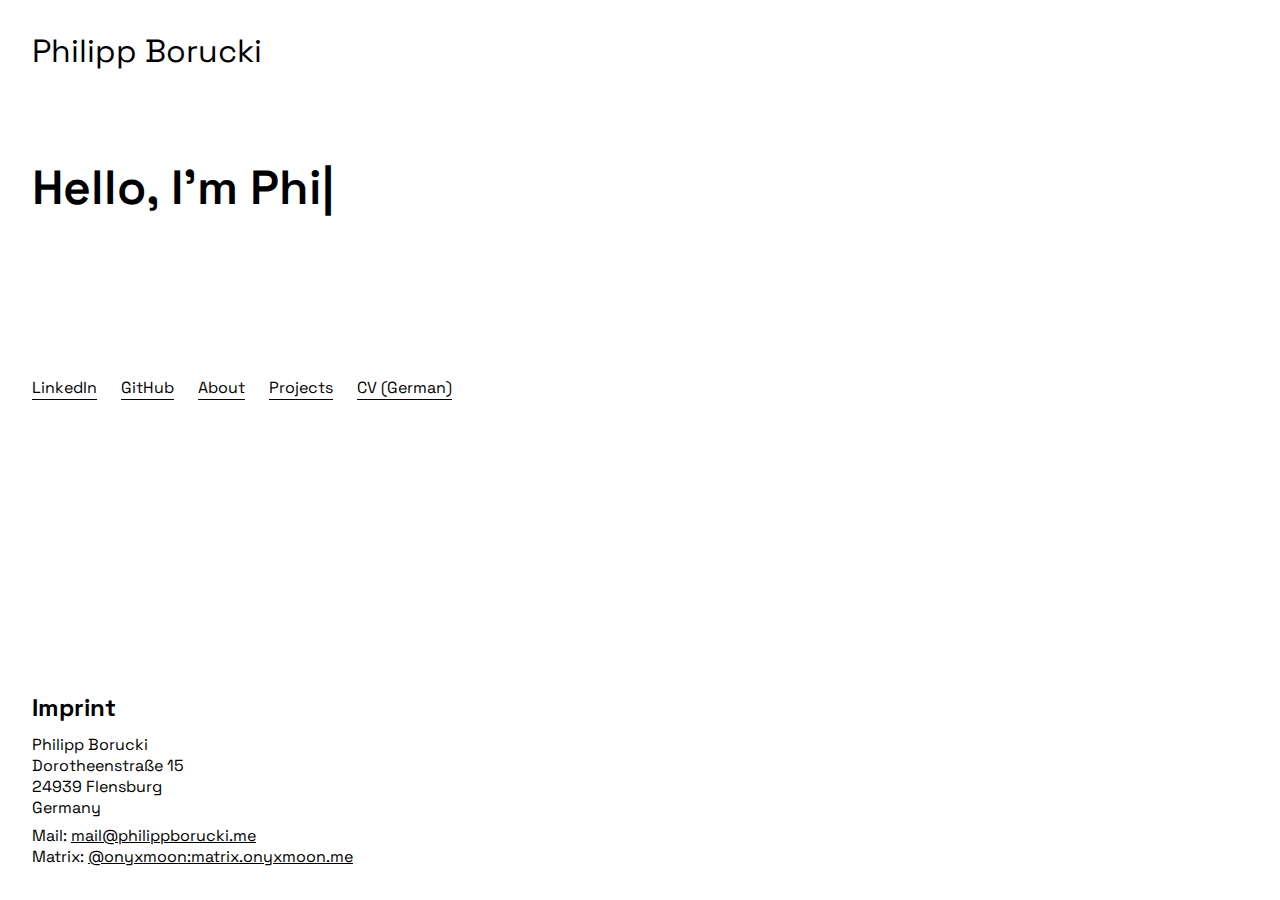
<file: index.html>
<html lang="en">
<head>
    <meta charset="UTF-8">
    <meta name="viewport" content="width=device-width, initial-scale=1.0">
    <title>Philipp Borucki</title>
    <link rel="stylesheet" href="css/styles.css?v=20251223" type="text/css">
    <link rel="me" href="https://chaos.social/@onyxmoon">
    <meta name="description"
          content="Philipp Borucki – DevOps Engineer and IT Infrastructure Specialist from Flensburg, Germany. Specializing in cloud infrastructure, virtualization, and automation."/>
</head>
<body>
<main>
    <h1>Philipp Borucki</h1>
    <p class="intro typewriter typewriter--keep-cursor">Hello, I'm Philipp, IT consultant for infrastructure, cloud
        engineering and software development from Flensburg, Germany.</p>
    <nav class="links">
        <a href="https://www.linkedin.com/in/philippborucki/" target="_blank" rel="noopener">LinkedIn</a>
        <a href="https://github.com/Onyxmoon" target="_blank" rel="noopener">GitHub</a>
        <a href="about.html">About</a>
        <a href="projects.html">Projects</a>
        <a href="/files/cv.pdf" target="_blank">CV (German)</a>
    </nav>
</main>
<footer class="imprint">
    <h2>Imprint</h2>
    <address>
        <p>
            Philipp Borucki<br>
            Dorotheenstraße 15<br>
            24939 Flensburg<br>
            Germany
        </p>
        <p>
            <span id="contact-mail"></span><br>
            Matrix:
            <a href="https://matrix.to/#/@onyxmoon:matrix.onyxmoon.me" target="_blank" rel="noopener">
                @onyxmoon:matrix.onyxmoon.me
            </a>
        </p>
    </address>
</footer>
<script src="js/enabled.js"></script>
<script src="js/simple-typewriter.js"></script>
<script defer src="js/contact-mail.js"></script>
</body>
</html>
</file>
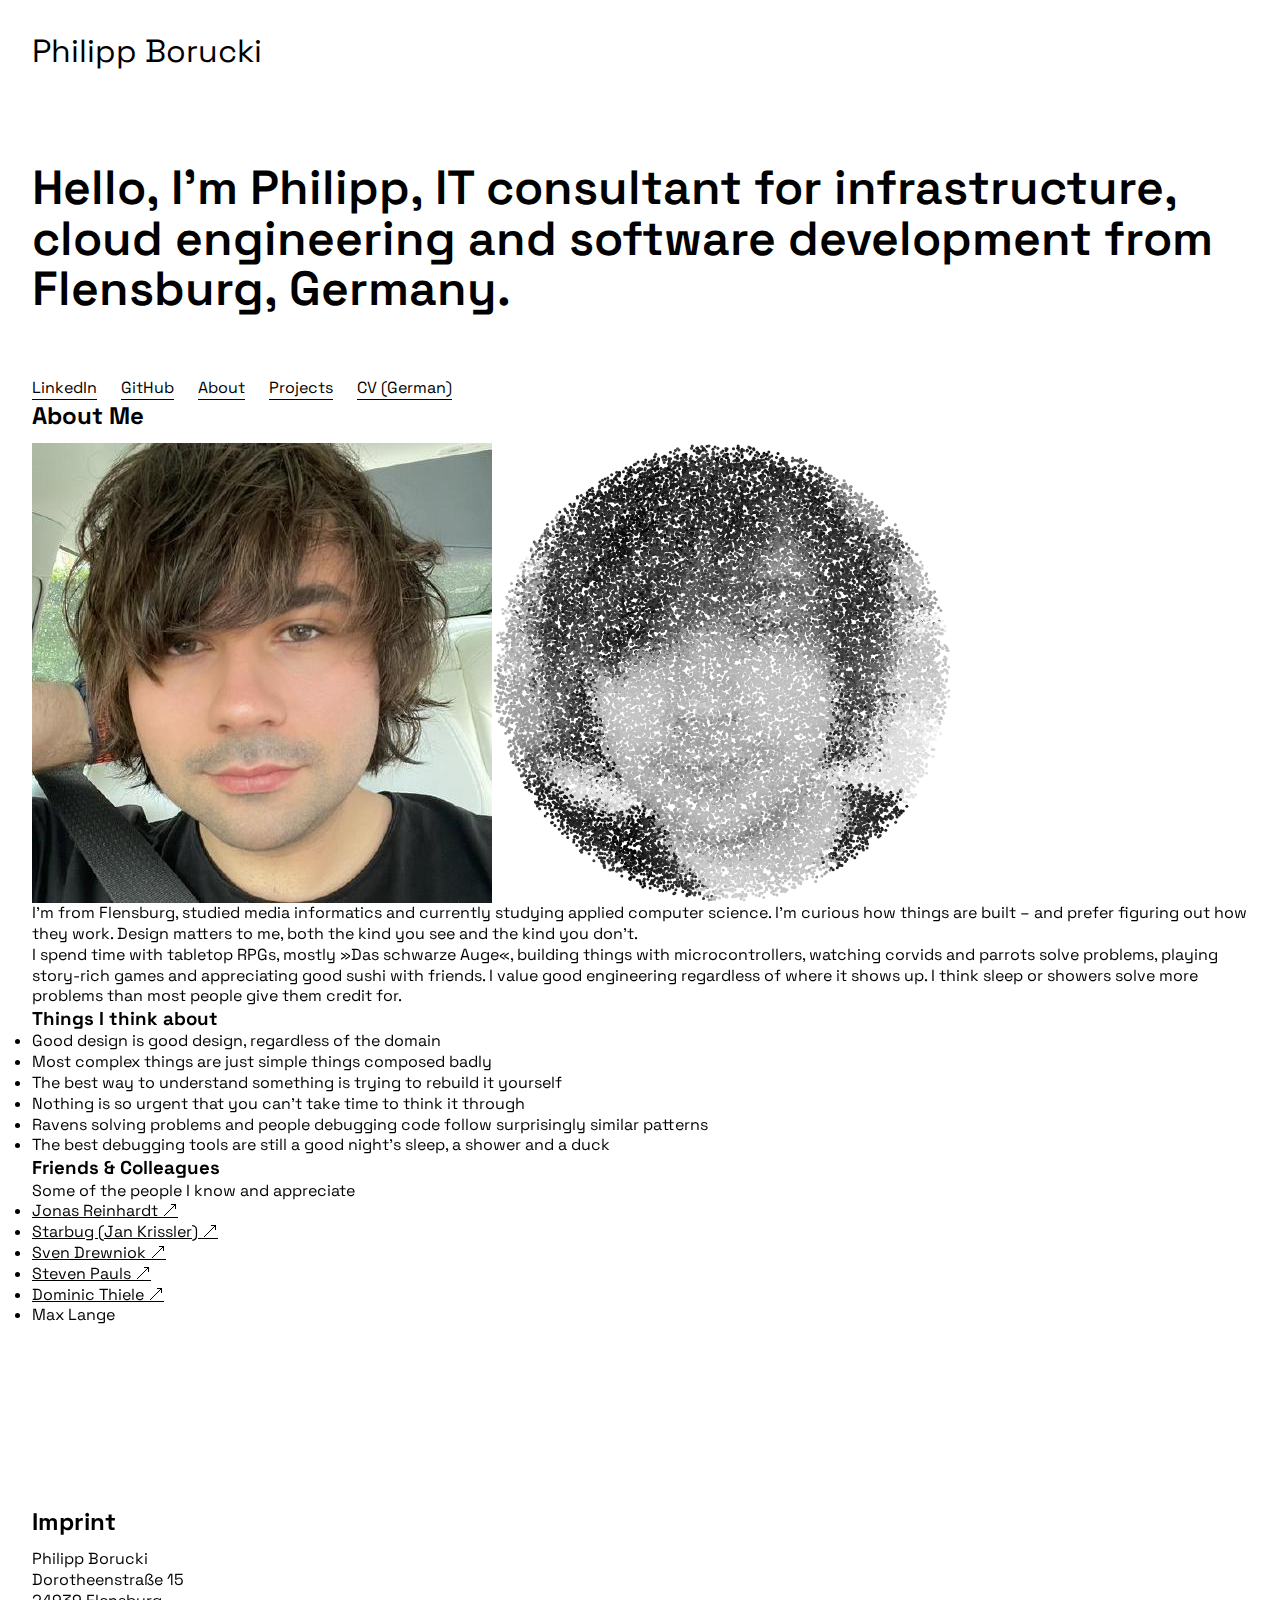
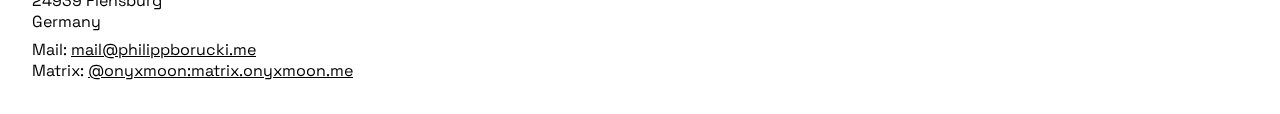
<file: about.html>
<html lang="en">
<head>
    <meta charset="UTF-8">
    <meta name="viewport" content="width=device-width, initial-scale=1.0">
    <title>About – Philipp Borucki</title>
    <link rel="stylesheet" href="css/styles.css" type="text/css">
    <link rel="me" href="https://chaos.social/@onyxmoon">
    <meta name="description"
          content="About Philipp Borucki – IT consultant from Flensburg, Germany."/>
</head>
<body>
<main>
    <h1><a href="/" class="home-link">Philipp Borucki</a></h1>

    <p class="intro">Hello, I'm Philipp, IT consultant for infrastructure, cloud
        engineering and software development from Flensburg, Germany.</p>

    <nav class="links">
        <a href="https://www.linkedin.com/in/philippborucki/" target="_blank" rel="noopener">LinkedIn</a>
        <a href="https://github.com/Onyxmoon" target="_blank" rel="noopener">GitHub</a>
        <a href="#">About</a>
        <a href="projects.html">Projects</a>
        <a href="/files/cv.pdf" target="_blank">CV (German)</a>
    </nav>

    <section class="about">
        <h2>About Me</h2>

        <div class="about-content">
            <div class="about-image">
                <img src="images/me.jfif" alt="Philipp Borucki" class="particle-image" />
            </div>

            <div class="about-text">
                <p>I'm from Flensburg, studied media informatics and currently studying applied computer science. I'm curious how things are built – and prefer figuring out how they work. Design matters to me, both the kind you see and the kind you don't.</p>

                <p>I spend time with tabletop RPGs, mostly »Das schwarze Auge«, building things with microcontrollers, watching corvids and parrots solve problems, playing story-rich games and appreciating good sushi with friends. I value good engineering regardless of where it shows up. I think sleep or showers solve more problems than most people give them credit for.</p>
            </div>
        </div>

        <div class="fun-facts">
            <h3>Things I think about</h3>
            <ul>
                <li>Good design is good design, regardless of the domain</li>
                <li>Most complex things are just simple things composed badly</li>
                <li>The best way to understand something is trying to rebuild it yourself</li>
                <li>Nothing is so urgent that you can't take time to think it through</li>
                <li>Ravens solving problems and people debugging code follow surprisingly similar patterns</li>
                <li>The best debugging tools are still a good night's sleep, a shower and a duck</li>
            </ul>
        </div>

        <div class="friends-links">
            <h3>Friends & Colleagues</h3>
            <p>Some of the people I know and appreciate</p>
            <ul>
                <li><a href="https://reinhardt.ai" target="_blank" rel="noopener">Jonas Reinhardt &#x1F855;</a></li>
                <li><a href="https://www.linkedin.com/in/jan-krissler-ba2aaa180/" target="_blank" rel="noopener">Starbug (Jan Krissler) &#x1F855;</a></li>
                <li><a href="https://whitebock.me/" target="_blank" rel="noopener">Sven Drewniok &#x1F855;</a></li>
                <li><a href="https://stevenpauls.de/" target="_blank" rel="noopener">Steven Pauls &#x1F855;</a></li>
                <li><a href="https://www.xing.com/profile/Dominic_Thiele4" target="_blank" rel="noopener">Dominic Thiele &#x1F855;</a></li>
                <li><a>Max Lange</a></li>
            </ul>
        </div>
    </section>
</main>

<footer class="imprint">
    <h2>Imprint</h2>
    <address>
        <p>
            Philipp Borucki<br>
            Dorotheenstraße 15<br>
            24939 Flensburg<br>
            Germany
        </p>
        <p>
            Mail:
            <SCRIPT LANGUAGE="JavaScript">user = 'mail';
            site = 'philippborucki.me';
            document.write('<a href=\"mailto:' + user + '@' + site + '\">');
            document.write(user + '@' + site + '</a>');</SCRIPT>
            <br>
            Matrix: <a href="https://matrix.to/#/@onyxmoon:matrix.onyxmoon.me" target="_blank" rel="noopener">@onyxmoon:matrix.onyxmoon.me</a>
        </p>
    </address>
</footer>
<script src="js/enabled.js"></script>
<script src="js/particle-image.js"></script>
</body>
</html>
</file>
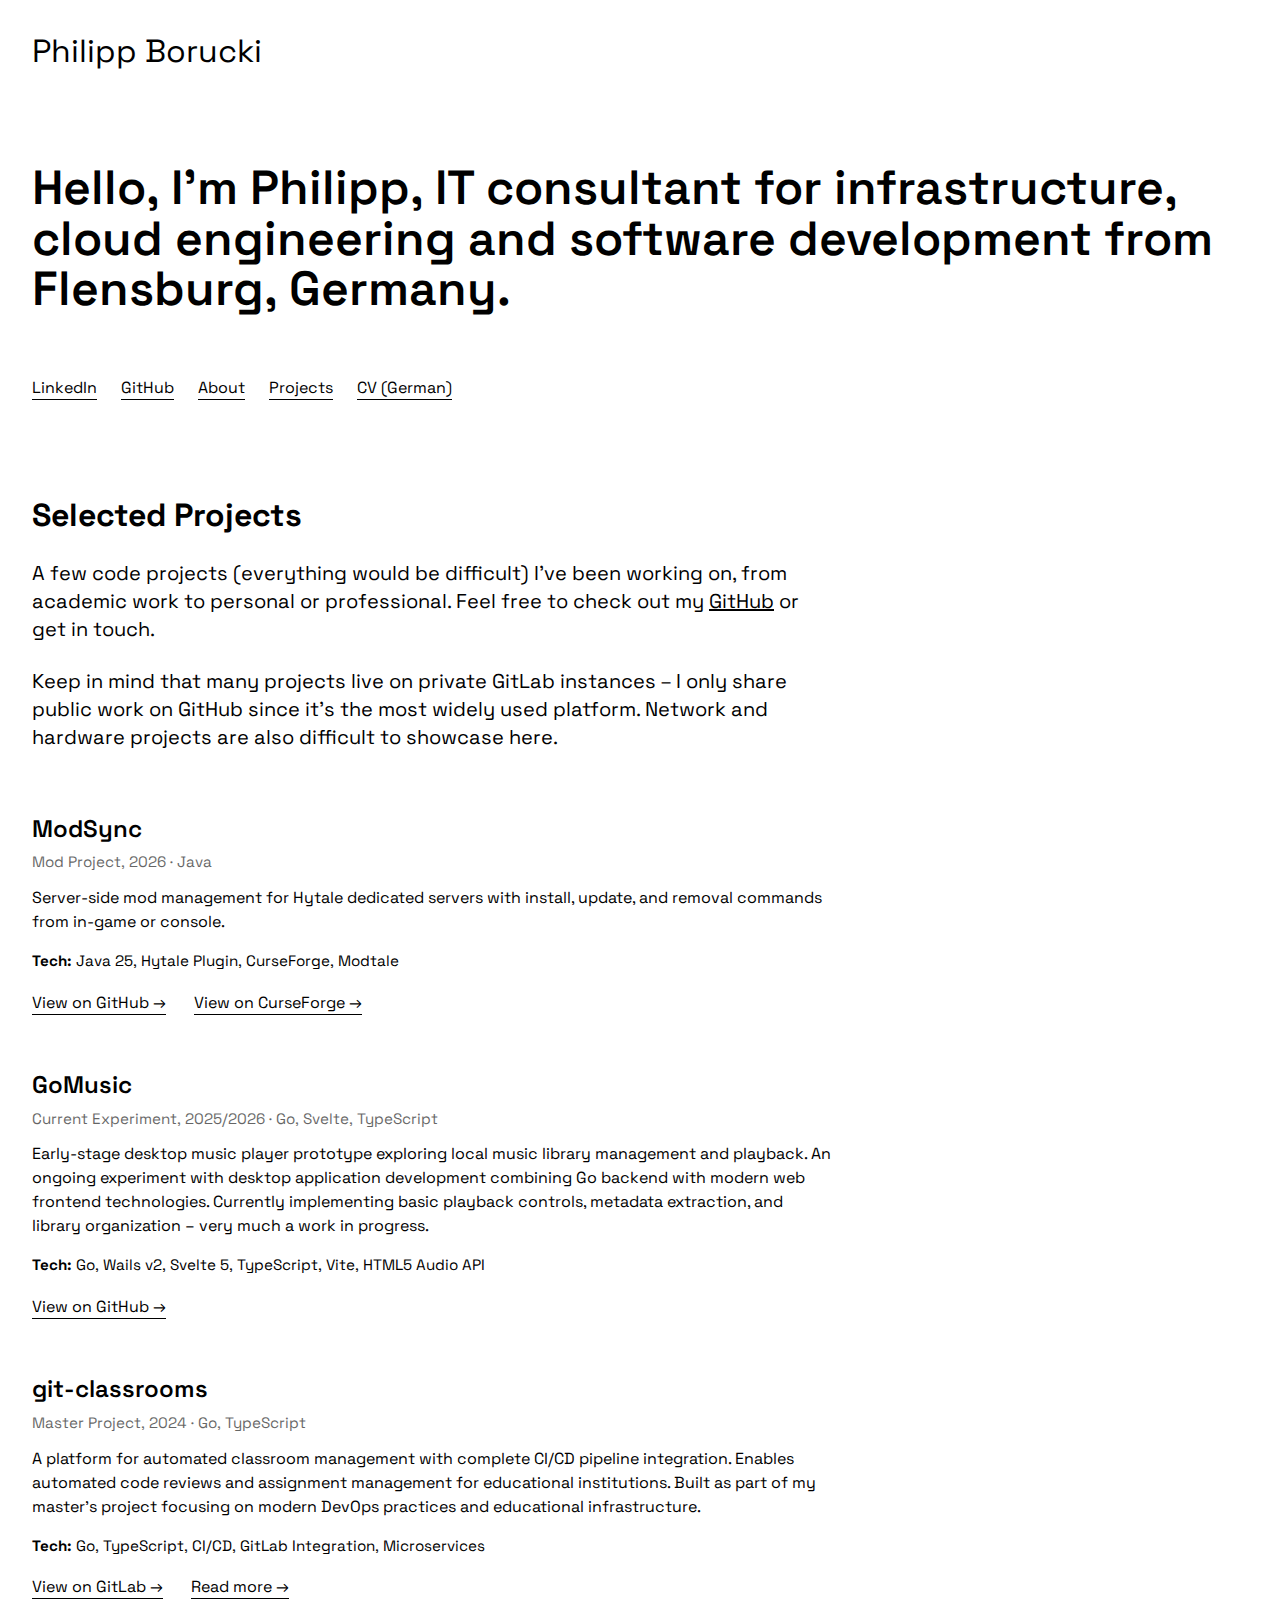
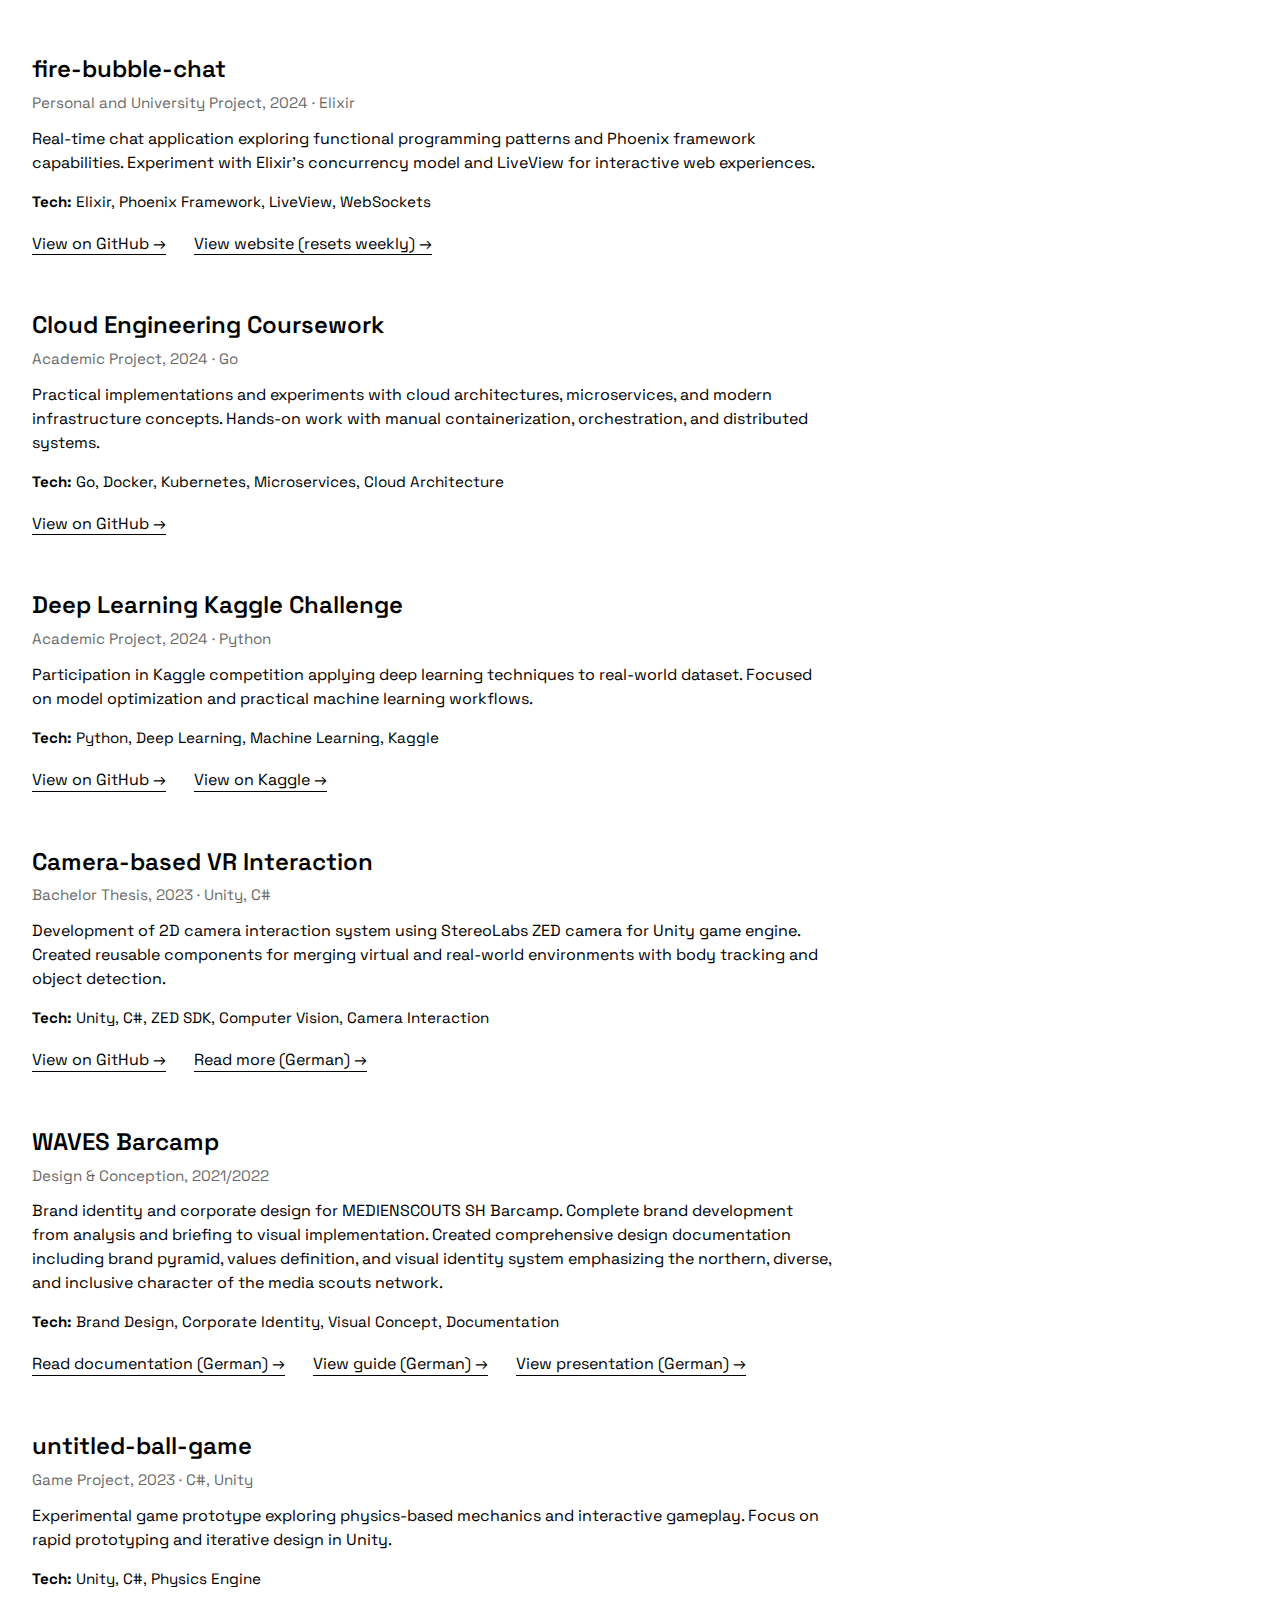
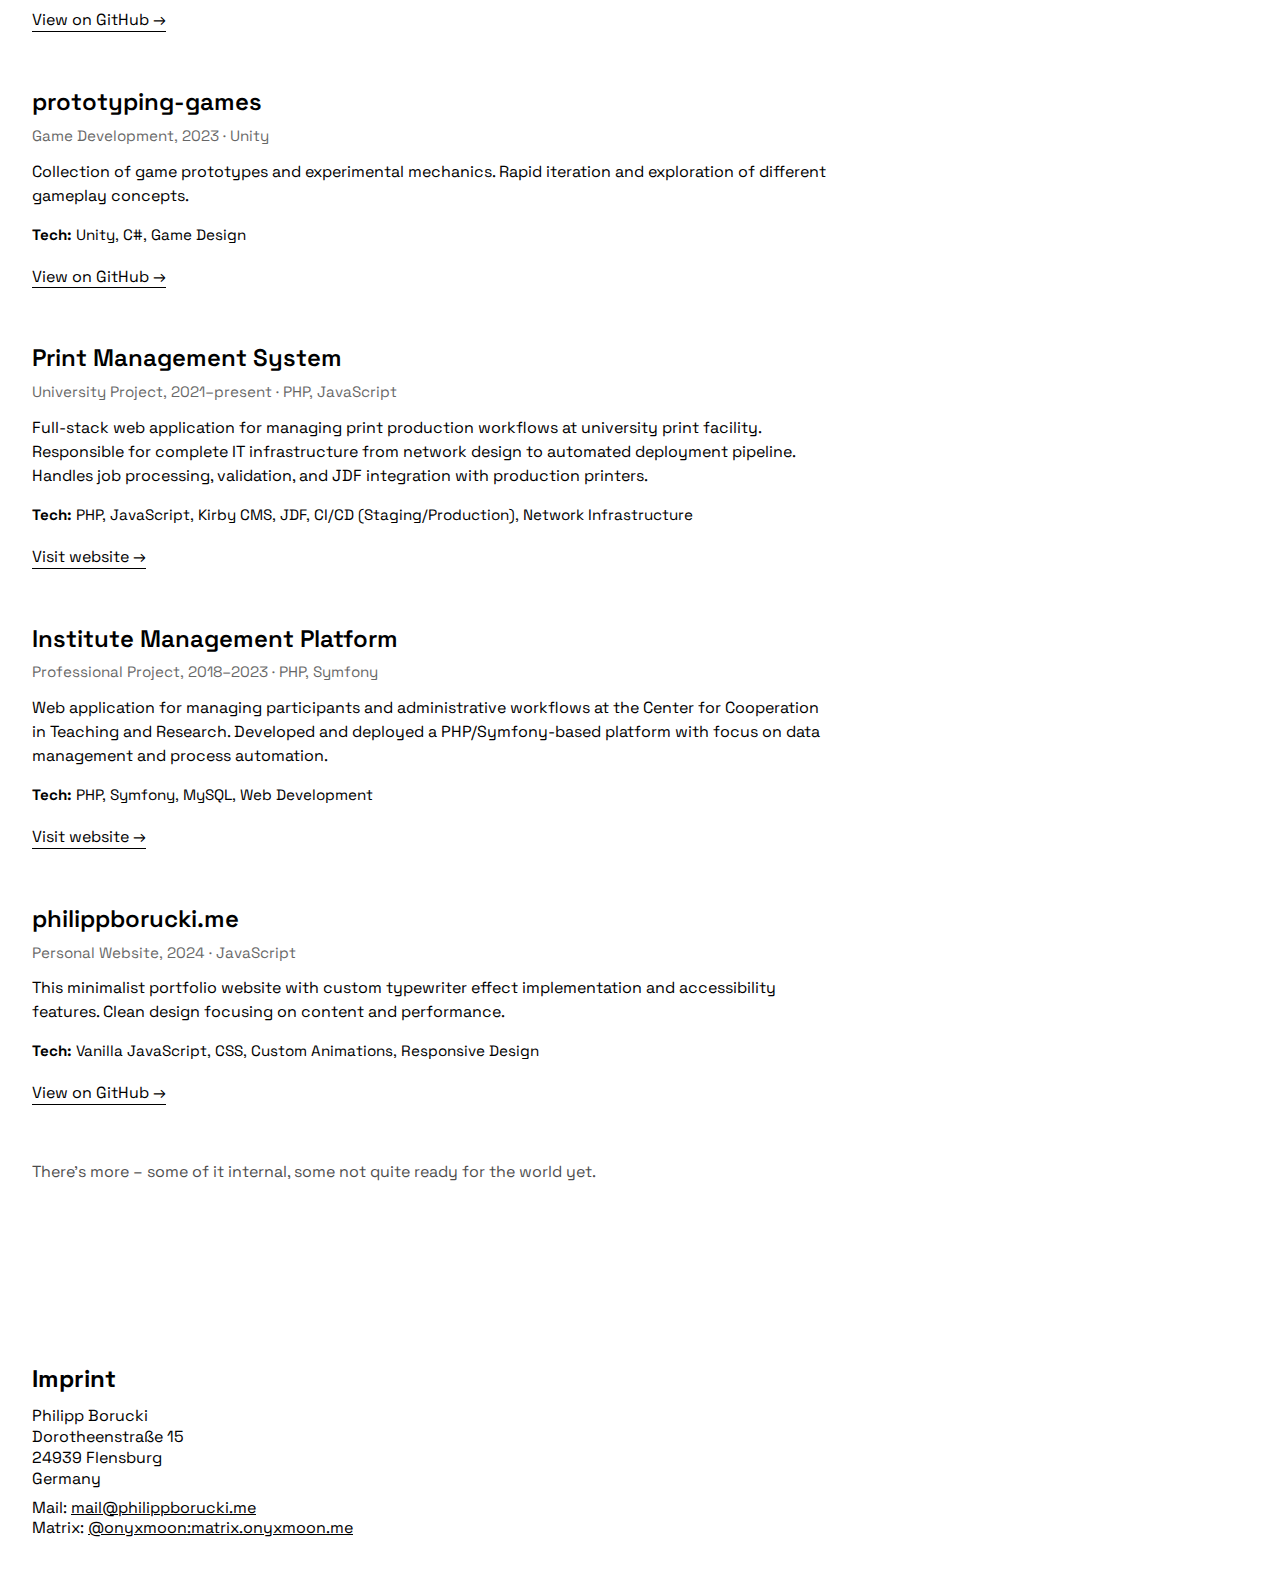
<file: projects.html>
<html lang="en">
<head>
    <meta charset="UTF-8">
    <meta name="viewport" content="width=device-width, initial-scale=1.0">
    <title>Selected Projects – Philipp Borucki</title>
    <link rel="stylesheet" href="css/styles.css?v=20251223" type="text/css">
    <link rel="me" href="https://chaos.social/@onyxmoon">
    <meta name="description"
          content="Selected projects by Philipp Borucki – DevOps, cloud engineering, and software development work."/>
</head>
<body>
<main>
    <h1><a href="/" class="home-link">Philipp Borucki</a></h1>

    <p class="intro">Hello, I'm Philipp, IT consultant for infrastructure, cloud
        engineering and software development from Flensburg, Germany.</p>

    <nav class="links">
        <a href="https://www.linkedin.com/in/philippborucki/" target="_blank" rel="noopener">LinkedIn</a>
        <a href="https://github.com/Onyxmoon" target="_blank" rel="noopener">GitHub</a>
        <a href="about.html">About</a>
        <a href="projects.html" class="active">Projects</a>
        <a href="/files/cv.pdf" target="_blank">CV (German)</a>
    </nav>

    <section class="projects">
        <h2>Selected Projects</h2>
        <p class="projects-intro">
            A few code projects (everything would be difficult) I've been working on, from academic work to personal or
            professional. Feel free to check out my <a href="https://github.com/Onyxmoon" target="_blank"
                                                       rel="noopener">GitHub</a> or get in touch.
        </p>
        <p class="projects-note">
            Keep in mind that many projects live on private GitLab instances – I only share public work on GitHub
            since it's the most widely used platform. Network and hardware projects are also difficult to showcase here.
        </p>

        <article class="project">
            <h3>ModSync</h3>
            <p class="project-meta">Mod Project, 2026 · Java</p>
            <p>Server-side mod management for Hytale dedicated servers with install, update, and removal commands from
                in-game or console.</p>
            <p class="project-tech"><strong>Tech:</strong> Java 25, Hytale Plugin, CurseForge, Modtale</p>
            <a href="https://github.com/Onyxmoon/modsync" target="_blank" rel="noopener"
               class="project-link">View on GitHub →</a>
            <a href="https://www.curseforge.com/hytale/mods/modsync" target="_blank" rel="noopener"
               class="project-link">View on CurseForge →</a>
        </article>

        <article class="project">
            <h3>GoMusic</h3>
            <p class="project-meta">Current Experiment, 2025/2026 · Go, Svelte, TypeScript</p>
            <p>Early-stage desktop music player prototype exploring local music library management and playback. An
                ongoing experiment with desktop application development combining Go backend with modern web frontend
                technologies. Currently implementing basic playback controls, metadata extraction, and library
                organization – very much a work in progress.</p>
            <p class="project-tech"><strong>Tech:</strong> Go, Wails v2, Svelte 5, TypeScript, Vite, HTML5 Audio API</p>
            <a href="https://github.com/Onyxmoon/GoMusic/" target="_blank" rel="noopener"
               class="project-link">View on GitHub →</a>
        </article>

        <article class="project">
            <h3>git-classrooms</h3>
            <p class="project-meta">Master Project, 2024 · Go, TypeScript</p>
            <p>A platform for automated classroom management with complete CI/CD pipeline integration. Enables automated
                code reviews and assignment management for educational institutions. Built as part of my master's
                project focusing on modern DevOps practices and educational infrastructure.</p>
            <p class="project-tech"><strong>Tech:</strong> Go, TypeScript, CI/CD, GitLab Integration, Microservices</p>
            <a href="https://gitlab.com/git-classrooms/git-classrooms" target="_blank" rel="noopener"
               class="project-link">View on GitLab →</a>
            <a href="/files/2024-09-26_GitClassrooms_ProjectReport.pdf" target="_blank" rel="noopener"
               class="project-link">Read more →</a>
        </article>

        <article class="project">
            <h3>fire-bubble-chat</h3>
            <p class="project-meta">Personal and University Project, 2024 · Elixir</p>
            <p>Real-time chat application exploring functional programming patterns and Phoenix framework capabilities.
                Experiment with Elixir's concurrency model and LiveView for interactive web experiences.</p>
            <p class="project-tech"><strong>Tech:</strong> Elixir, Phoenix Framework, LiveView, WebSockets</p>
            <a href="https://github.com/Onyxmoon/fire-bubble-chat" target="_blank" rel="noopener" class="project-link">View
                on GitHub →</a>
            <a href="https://firebubble.onyxmoon.dev/server" target="_blank" rel="noopener" class="project-link">View
                website (resets weekly) →</a>
        </article>

        <article class="project">
            <h3>Cloud Engineering Coursework</h3>
            <p class="project-meta">Academic Project, 2024 · Go</p>
            <p>Practical implementations and experiments with cloud architectures, microservices, and modern
                infrastructure concepts. Hands-on work with manual containerization, orchestration, and distributed
                systems.</p>
            <p class="project-tech"><strong>Tech:</strong> Go, Docker, Kubernetes, Microservices, Cloud Architecture</p>
            <a href="https://github.com/Onyxmoon/hsfl-master-ai-cloud-engineering" target="_blank" rel="noopener"
               class="project-link">View on GitHub →</a>
        </article>

        <article class="project">
            <h3>Deep Learning Kaggle Challenge</h3>
            <p class="project-meta">Academic Project, 2024 · Python</p>
            <p>Participation in Kaggle competition applying deep learning techniques to real-world dataset. Focused on
                model optimization and practical machine learning workflows.</p>
            <p class="project-tech"><strong>Tech:</strong> Python, Deep Learning, Machine Learning, Kaggle</p>
            <a href="https://github.com/Onyxmoon/deep-learning-kaggle-challange" target="_blank" rel="noopener"
               class="project-link">View on GitHub →</a>
            <a href="https://www.kaggle.com/code/onyxmoon/loan-approval-prediction-dl?scriptVersionId=219544587"
               target="_blank" rel="noopener" class="project-link">View on Kaggle →</a>
        </article>

        <article class="project">
            <h3>Camera-based VR Interaction</h3>
            <p class="project-meta">Bachelor Thesis, 2023 · Unity, C#</p>
            <p>Development of 2D camera interaction system using StereoLabs ZED camera for Unity game engine. Created
                reusable components for merging virtual and real-world environments with body tracking and object
                detection.</p>
            <p class="project-tech"><strong>Tech:</strong> Unity, C#, ZED SDK, Computer Vision, Camera Interaction</p>
            <a href="https://github.com/Onyxmoon/bachelorthesis-2d-ci-zed-unity" target="_blank" rel="noopener"
               class="project-link">View on GitHub →</a>
            <a href="/files/Philipp-Borucki-Kamerabasiertes-Interaktionskonzept-mit-virtuellen-Welten.pdf"
               target="_blank" rel="noopener" class="project-link">Read more (German) →</a>
        </article>

        <article class="project">
            <h3>WAVES Barcamp</h3>
            <p class="project-meta">Design & Conception, 2021/2022</p>
            <p>Brand identity and corporate design for MEDIENSCOUTS SH Barcamp. Complete brand development from analysis
                and briefing to visual implementation. Created comprehensive design documentation including brand
                pyramid, values definition, and visual identity system emphasizing the northern, diverse, and inclusive
                character of the media scouts network.</p>
            <p class="project-tech"><strong>Tech:</strong> Brand Design, Corporate Identity, Visual Concept,
                Documentation</p>
            <a href="/files/KDM-Dokumentation-Gruppe-6.pdf" target="_blank" rel="noopener" class="project-link">Read
                documentation (German) →</a>
            <a href="/files/KDM-Styleguide-Gruppe-6.pdf" target="_blank" rel="noopener" class="project-link">View guide
                (German) →</a>
            <a href="/files/KDM-Abschlusspräsentation-Gruppe6.pdf" target="_blank" rel="noopener" class="project-link">View
                presentation (German) →</a>
        </article>

        <article class="project">
            <h3>untitled-ball-game</h3>
            <p class="project-meta">Game Project, 2023 · C#, Unity</p>
            <p>Experimental game prototype exploring physics-based mechanics and interactive gameplay. Focus on rapid
                prototyping and iterative design in Unity.</p>
            <p class="project-tech"><strong>Tech:</strong> Unity, C#, Physics Engine</p>
            <a href="https://github.com/Onyxmoon/untitled-ball-game" target="_blank" rel="noopener"
               class="project-link">View on GitHub →</a>
        </article>

        <article class="project">
            <h3>prototyping-games</h3>
            <p class="project-meta">Game Development, 2023 · Unity</p>
            <p>Collection of game prototypes and experimental mechanics. Rapid iteration and exploration of different
                gameplay concepts.</p>
            <p class="project-tech"><strong>Tech:</strong> Unity, C#, Game Design</p>
            <a href="https://github.com/Onyxmoon/prototyping-games" target="_blank" rel="noopener" class="project-link">View
                on GitHub →</a>
        </article>

        <article class="project">
            <h3>Print Management System</h3>
            <p class="project-meta">University Project, 2021–present · PHP, JavaScript</p>
            <p>Full-stack web application for managing print production workflows at university print facility.
                Responsible for complete IT infrastructure from network design to automated deployment pipeline. Handles
                job processing, validation, and JDF integration with production printers.</p>
            <p class="project-tech"><strong>Tech:</strong> PHP, JavaScript, Kirby CMS, JDF, CI/CD (Staging/Production),
                Network Infrastructure</p>
            <a href="https://a-110.de" target="_blank" rel="noopener" class="project-link">Visit website →</a>
        </article>

        <article class="project">
            <h3>Institute Management Platform</h3>
            <p class="project-meta">Professional Project, 2018–2023 · PHP, Symfony</p>
            <p>Web application for managing participants and administrative workflows at the Center for Cooperation in
                Teaching and Research. Developed and deployed a PHP/Symfony-based platform with focus on data management
                and process automation.</p>
            <p class="project-tech"><strong>Tech:</strong> PHP, Symfony, MySQL, Web Development</p>
            <a href="https://einstiegsakademie.w-hs.de" target="_blank" rel="noopener" class="project-link">Visit
                website →</a>
        </article>

        <article class="project">
            <h3>philippborucki.me</h3>
            <p class="project-meta">Personal Website, 2024 · JavaScript</p>
            <p>This minimalist portfolio website with custom typewriter effect implementation and accessibility
                features. Clean design focusing on content and performance.</p>
            <p class="project-tech"><strong>Tech:</strong> Vanilla JavaScript, CSS, Custom Animations, Responsive Design
            </p>
            <a href="https://github.com/Onyxmoon/website" target="_blank" rel="noopener" class="project-link">View on
                GitHub →</a>
        </article>

        <p class="projects-outro">There's more – some of it internal, some not quite ready for the world yet.</p>
    </section>
</main>

<footer class="imprint">
    <h2>Imprint</h2>
    <address>
        <p>
            Philipp Borucki<br>
            Dorotheenstraße 15<br>
            24939 Flensburg<br>
            Germany
        </p>
        <p>
            <span id="contact-mail"></span><br>
            Matrix:
            <a href="https://matrix.to/#/@onyxmoon:matrix.onyxmoon.me" target="_blank" rel="noopener">
                @onyxmoon:matrix.onyxmoon.me
            </a>
        </p>
    </address>
</footer>
<script defer src="js/contact-mail.js"></script>
</body>
</html>
</file>
<file: css/styles.css>
@import url("../fonts/space-grotesk/space-grotesk.css");

* {
  margin: 0;
  padding: 0;
  box-sizing: border-box;
}

body {
  font: 400 1rem/1.3 "Space Grotesk", serif;
  color: black;
  padding: 2.2rem 2rem 2rem;
  background: white;
  display: flex;
  flex-direction: column;
  justify-content: space-between;
  min-height: 100vh;
}

main {
  display: flex;
  flex-direction: column;
}

h1 {
  font: 400 2rem/1 "Space Grotesk", sans-serif;
}

p.intro {
  font: 600 3rem/1.05 "Space Grotesk", sans-serif;
  max-width: 30em;
  margin-top: 6rem;
  min-height: 3.15rem;
  overflow-wrap: break-word;
}

@media (max-width: 768px) {
  p.intro {
    order: 2;
    margin-top: 2rem;
  }
}

h2 {
  font: 700 1.5rem "Space Grotesk", sans-serif;
  margin-bottom: 0.75rem;
}

a {
  color: black;
}

.imprint {
  margin-top: 20vh;
}

.imprint address {
  font-style: normal;
}

.imprint p {
  margin-top: 0.5rem;
}

.js-enabled .typewriter {
  opacity: 0;
}

.js-enabled .typewriter.typewriter--active {
  opacity: 1;
}

.js-enabled .typewriter .typewriter-text--shown {
  position: relative;
}

.js-enabled .typewriter .typewriter-cursor {
  position: relative;
  display: inline;
}

.js-enabled .typewriter .typewriter-cursor::after {
  content: "|";
  position: absolute;
  color: black;
  animation: cursor-blink 1s steps(2) infinite;
}

@keyframes cursor-blink {
  0% {
    opacity: 0;
  }
}

@media (prefers-reduced-motion: reduce) {
  .js-enabled .typewriter .typewriter-cursor::after {
    animation: none;
  }
}

.js-enabled .typewriter .typewriter-text--hidden {
  visibility: hidden;
}

.links {
  margin-top: 4rem;
  display: flex;
  gap: 1.5rem;
  flex-wrap: wrap;
}

@media (max-width: 768px) {
  .links {
    order: 1;
    margin-top: 2rem;
    margin-bottom: 3rem;
  }
}

.links a {
  text-decoration: none;
  border-bottom: 1px solid currentColor;
  transition: opacity 0.2s;
}

.links a:hover {
  opacity: 0.7;
}

.home-link {
  color: black;
  text-decoration: none;
}

.home-link:hover {
  opacity: 0.7;
}

.projects {
  margin-top: 6rem;
  max-width: 50em;
}

@media (max-width: 768px) {
  .projects {
    order: 3;
  }
}

.projects h2 {
  font: 700 2rem/1.2 "Space Grotesk", sans-serif;
  margin-bottom: 1.5rem;
}

.projects-intro {
  font: 400 1.25rem/1.4 "Space Grotesk", sans-serif;
  margin-bottom: 1.5rem;
  max-width: 40em;
}

.projects-note {
  font: 400 1.25rem/1.4 "Space Grotesk", sans-serif;
  margin-bottom: 4rem;
  max-width: 40em;
}

.projects-outro {
  font: 400 1rem/1.4 "Space Grotesk", sans-serif;
  margin-top: 2rem;
  opacity: 0.7;
  max-width: 40em;
}

.project {
  margin-bottom: 3.5rem;
}

.project h3 {
  font: 600 1.5rem/1.2 "Space Grotesk", sans-serif;
  margin-bottom: 0.5rem;
}

.project-meta {
  font: 400 0.95rem/1.3 "Space Grotesk", sans-serif;
  opacity: 0.6;
  margin-bottom: 1rem;
}

.project p {
  margin-bottom: 0.75rem;
  line-height: 1.5;
}

.project-tech {
  font: 400 0.95rem/1.5 "Space Grotesk", sans-serif;
  margin-top: 1rem;
  margin-bottom: 1rem;
}

.project-link {
  display: inline-block;
  text-decoration: none;
  border-bottom: 1px solid currentColor;
  transition: opacity 0.2s;
  margin-top: 0.5rem;
  margin-right: 1.5rem;
}

.project-link:hover {
  opacity: 0.7;
}
</file>
